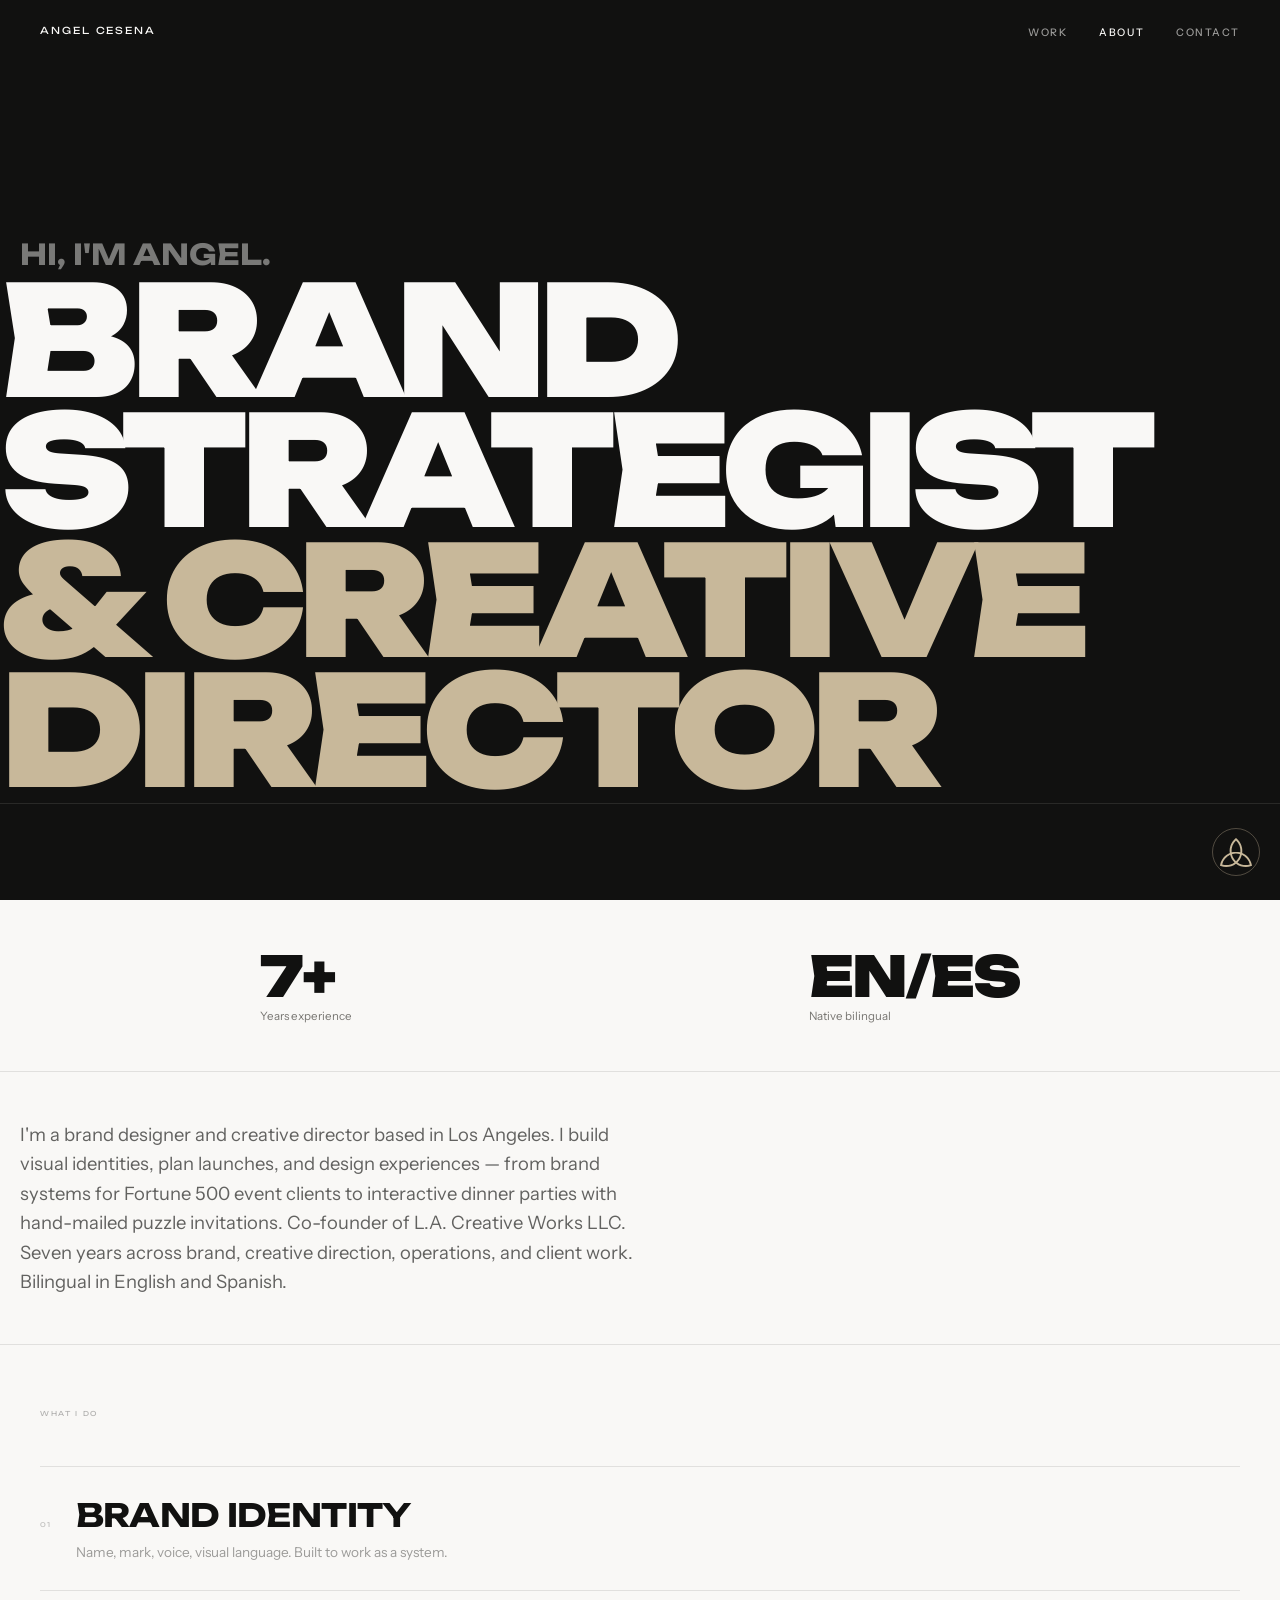
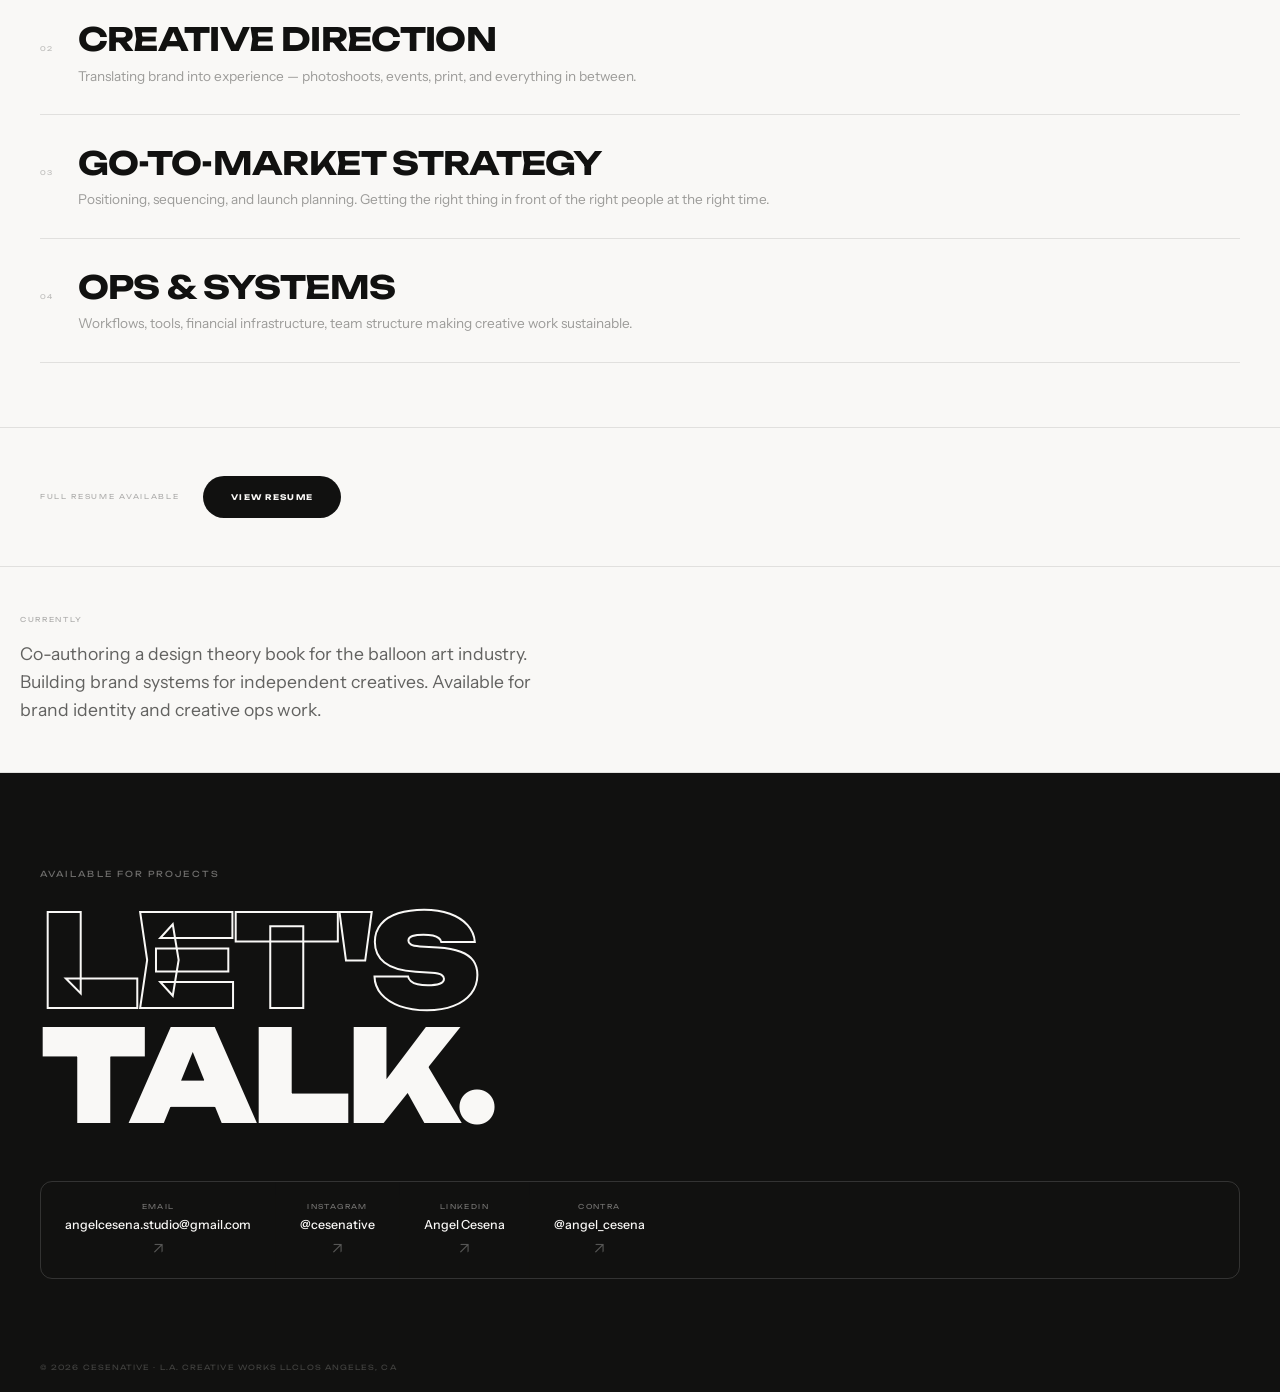
<file: about.html>
<!DOCTYPE html>
<html lang="en">
<head>
    <meta charset="UTF-8">
    <meta name="viewport" content="width=device-width, initial-scale=1.0">
    <title>About — Angel Cesena</title>
    <meta property="og:title" content="About — Angel Cesena">
    <meta property="og:description" content="Creative Operations Strategist & Brand Architect — Los Angeles">
    <meta property="og:image" content="https://angelcesena.netlify.app/preview.jpg">
    <meta property="og:url" content="https://angelcesena.netlify.app/about.html">
    <link rel="preconnect" href="https://fonts.googleapis.com">
    <link rel="preconnect" href="https://fonts.gstatic.com" crossorigin>
    <link href="https://fonts.googleapis.com/css2?family=Unbounded:wght@300;400;700;900&family=Instrument+Sans:ital,wght@0,400;0,500;1,400&display=swap" rel="stylesheet">
    <style>
        *, *::before, *::after { margin: 0; padding: 0; box-sizing: border-box; }

        :root {
            --black: #111110;
            --white: #F9F8F6;
            --gray: #787672;
            --rule: #252422;
            --accent: #C8B89A;
            --parchment: #E8D9B5;
            --parchment-dark: #C9B48A;
            --ink: #1a1208;
        }

        @media (prefers-reduced-motion: reduce) {
            *, *::before, *::after { animation-duration: 0.01ms !important; transition-duration: 0.01ms !important; }
        }

        html { scroll-behavior: smooth; }

        body {
            font-family: 'Instrument Sans', sans-serif;
            background: var(--black);
            color: var(--white);
            -webkit-font-smoothing: antialiased;
            overflow-x: hidden;
        }

        img { display: block; max-width: 100%; }

        /* ─── NAV ─── */
        .nav {
            position: fixed;
            top: 0; left: 0; right: 0;
            z-index: 200;
            display: flex;
            justify-content: space-between;
            align-items: center;
            padding: 1.25rem 2.5rem;
        }
        .nav-name {
            font-family: 'Unbounded', sans-serif;
            font-size: 0.6rem;
            font-weight: 400;
            letter-spacing: 0.2em;
            text-transform: uppercase;
            color: var(--white);
            text-decoration: none;
            transition: color 0.3s ease;
        }
        .nav-links { display: flex; gap: 2rem; list-style: none; }
        .nav-links a {
            font-size: 0.65rem;
            font-weight: 500;
            letter-spacing: 0.15em;
            text-transform: uppercase;
            color: var(--white);
            text-decoration: none;
            opacity: 0.6;
            transition: opacity 0.2s, color 0.3s ease;
        }
        .nav-links a.active { opacity: 1; }
        @media (hover:hover) { .nav-links a:hover { opacity: 1; } }

        .nav.nav-light .nav-name { color: var(--black); }
        .nav.nav-light .nav-links a { color: var(--black); }

        /* ═══════════════════════════════
           PROFESSIONAL VERSION
        ═══════════════════════════════ */
        #pro-version {
            transition: opacity 0.8s ease;
        }

        #pro-version.hiding {
            opacity: 0;
            pointer-events: none;
        }

        /* ─── HERO ─── */
        .hero {
            background: var(--black);
            height: 100svh;
            display: flex;
            flex-direction: column;
            justify-content: flex-end;
            gap: 0;
            padding: 0 1rem;
            overflow: hidden;
            position: relative;
        }

        .hero-greeting {
            font-family: 'Unbounded', sans-serif;
            font-size: clamp(1.2rem, 2.5vw, 1.8rem);
            font-weight: 700;
            color: rgba(249,248,246,0.45);
            margin-bottom: 0.2rem;
            padding-left: 0.15rem;
        }

        /* Edge-to-edge headline — font-size set by JS fitHeadline() */
        .hero-headline {
            font-family: 'Unbounded', sans-serif;
            font-weight: 900;
            text-transform: uppercase;
            color: var(--white);
            display: flex;
            flex-direction: column;
            justify-content: flex-end;
            gap: 0;
            overflow: hidden;
            padding-bottom: 0.5rem;
        }

        .hero-line {
            display: block;
            white-space: nowrap;
            line-height: 0.85;
            letter-spacing: -0.06em;
        }

        .hero-line.accent {
            color: #C8B89A;
        }

        .hero-bottom {
            border-top: 1px solid rgba(249,248,246,0.1);
            display: flex;
            justify-content: flex-end;
            align-items: center;
            padding: 1.25rem 0.75rem;
            background: var(--black);
        }

        .hero-actions { display: flex; gap: 0.75rem; align-items: center; flex-wrap: wrap; }

        .btn-outline {
            display: inline-flex;
            align-items: center;
            gap: 0.4rem;
            font-family: 'Unbounded', sans-serif;
            font-size: 0.45rem;
            font-weight: 700;
            letter-spacing: 0.15em;
            text-transform: uppercase;
            color: var(--black);
            text-decoration: none;
            border: 1.5px solid rgba(17,17,16,0.25);
            padding: 0.85rem 1.25rem;
            border-radius: 100px;
            transition: background 0.2s, color 0.2s, border-color 0.2s;
            white-space: nowrap;
            cursor: pointer;
            background: none;
        }
        @media (hover:hover) { .btn-outline:hover { background: var(--black); color: var(--white); border-color: var(--black); } }

        .btn-solid {
            display: inline-flex;
            align-items: center;
            gap: 0.4rem;
            font-family: 'Unbounded', sans-serif;
            font-size: 0.45rem;
            font-weight: 700;
            letter-spacing: 0.15em;
            text-transform: uppercase;
            color: var(--white);
            text-decoration: none;
            background: var(--black);
            padding: 0.85rem 1.25rem;
            border-radius: 100px;
            transition: opacity 0.2s;
            white-space: nowrap;
            border: none;
            cursor: pointer;
        }
        @media (hover:hover) { .btn-solid:hover { opacity: 0.7; } }

        @keyframes triquetra-pulse {
            0%, 100% { box-shadow: 0 0 6px 2px rgba(200,184,154,0.12); opacity: 0.6; }
            50% { box-shadow: 0 0 10px 3px rgba(200,184,154,0.2); opacity: 0.9; }
        }

        .btn-magic {
            display: inline-flex;
            align-items: center;
            justify-content: center;
            font-size: 1.5rem;
            color: var(--accent);
            background: none;
            border: 1.5px solid rgba(200,184,154,0.35);
            width: 3rem;
            height: 3rem;
            border-radius: 100px;
            cursor: pointer;
            animation: triquetra-pulse 6s ease-in-out infinite;
            transition: opacity 0.2s;
        }
        @media (hover:hover) { .btn-magic:hover { background: rgba(200,184,154,0.08); } }

        /* ─── LIGHT SECTION (was dark) ─── */
        .dark {
            background: var(--white);
            border-radius: 0;
        }

        .stats {
            display: flex;
            justify-content: space-around;
            padding: 3rem 1.25rem;
            border-bottom: 1px solid rgba(17,17,16,0.1);
            gap: 1rem;
        }

        .stat { display: flex; flex-direction: column; gap: 0.3rem; }

        .stat-val {
            font-family: 'Unbounded', sans-serif;
            font-size: clamp(2rem, 5vw, 3.5rem);
            font-weight: 900;
            color: var(--black);
            letter-spacing: -0.04em;
            line-height: 1;
        }

        .stat-label { font-size: 0.72rem; color: var(--gray); }

        .bio {
            padding: 3rem 1.25rem;
            border-bottom: 1px solid rgba(17,17,16,0.1);
        }

        .bio-text {
            font-family: 'Instrument Sans', sans-serif;
            font-size: clamp(0.95rem, 2.5vw, 1.15rem);
            font-weight: 400;
            color: rgba(17,17,16,0.65);
            line-height: 1.6;
            max-width: 640px;
        }

        .what { padding: 4rem 1.25rem; border-bottom: 1px solid rgba(17,17,16,0.1); }

        .what-eyebrow {
            font-family: 'Unbounded', sans-serif;
            font-size: 0.42rem;
            letter-spacing: 0.25em;
            text-transform: uppercase;
            color: rgba(17,17,16,0.3);
            margin-bottom: 3rem;
        }

        .what-item {
            display: flex;
            align-items: baseline;
            gap: 1.5rem;
            padding: 1.75rem 0;
            border-top: 1px solid rgba(17,17,16,0.1);
            opacity: 0;
            transform: translateY(12px);
            transition: opacity 0.5s ease, transform 0.5s ease;
        }
        .what-item:last-child { border-bottom: 1px solid rgba(17,17,16,0.1); }
        .what-item.visible { opacity: 1; transform: translateY(0); }

        .what-num {
            font-family: 'Unbounded', sans-serif;
            font-size: 0.4rem;
            letter-spacing: 0.2em;
            color: rgba(17,17,16,0.25);
            text-transform: uppercase;
            flex-shrink: 0;
        }

        .what-title {
            font-family: 'Unbounded', sans-serif;
            font-size: clamp(1.1rem, 4vw, 2rem);
            font-weight: 700;
            text-transform: uppercase;
            letter-spacing: -0.02em;
            color: var(--black);
        }

        .what-text {
            display: flex;
            flex-direction: column;
            gap: 0.4rem;
        }

        .what-desc {
            font-family: 'Instrument Sans', sans-serif;
            font-size: 0.85rem;
            color: rgba(17,17,16,0.4);
            line-height: 1.5;
        }

        .currently {
            padding: 3rem 1.25rem;
            border-bottom: 1px solid rgba(17,17,16,0.1);
            display: flex;
            flex-direction: column;
            gap: 1rem;
        }

        .currently-eyebrow {
            font-family: 'Unbounded', sans-serif;
            font-size: 0.42rem;
            letter-spacing: 0.25em;
            text-transform: uppercase;
            color: rgba(17,17,16,0.3);
        }

        .currently-text {
            font-family: 'Instrument Sans', sans-serif;
            font-size: clamp(0.95rem, 2.5vw, 1.1rem);
            color: rgba(17,17,16,0.65);
            line-height: 1.6;
            max-width: 560px;
        }

        .resume-section {
            padding: 3rem 1.25rem;
            border-bottom: 1px solid rgba(17,17,16,0.1);
            display: flex;
            justify-content: flex-start;
            align-items: center;
            gap: 1.5rem;
        }

        .resume-label {
            font-family: 'Unbounded', sans-serif;
            font-size: 0.42rem;
            letter-spacing: 0.25em;
            text-transform: uppercase;
            color: rgba(17,17,16,0.3);
        }

        .resume-btn {
            font-family: 'Unbounded', sans-serif;
            font-size: 0.48rem;
            font-weight: 700;
            letter-spacing: 0.15em;
            text-transform: uppercase;
            color: var(--white);
            background: var(--black);
            text-decoration: none;
            padding: 1rem 1.75rem;
            border-radius: 100px;
            flex-shrink: 0;
            transition: opacity 0.2s;
        }
        @media (hover:hover) { .resume-btn:hover { opacity: 0.8; } }

        /* ─── CONTACT ─── */
        .contact {
            background: var(--black);
            padding: 6rem 1.25rem 4rem;
        }

        .contact-eyebrow {
            display: block;
            font-family: 'Unbounded', sans-serif;
            font-size: 0.52rem;
            letter-spacing: 0.25em;
            text-transform: uppercase;
            color: rgba(249,248,246,0.4);
            margin-bottom: 1.5rem;
        }

        .contact-big {
            font-family: 'Unbounded', sans-serif;
            font-size: clamp(3rem, 14vw, 8rem);
            font-weight: 900;
            text-transform: uppercase;
            letter-spacing: -0.04em;
            line-height: 0.9;
            color: var(--white);
            margin-bottom: 3rem;
        }

        @media (hover:hover) {
            .contact-big { color: transparent; -webkit-text-stroke: 2px var(--white); transition: color 0.3s; }
            .contact-big:hover { color: var(--white); }
        }
        .contact-big .pop { color: var(--white); -webkit-text-stroke: 0; }

        .contact-cards {
            display: flex;
            flex-direction: column;
            border: 1px solid rgba(249,248,246,0.15);
            border-radius: 12px;
            overflow: hidden;
        }

        .contact-card {
            display: flex;
            flex-direction: row;
            justify-content: flex-start;
            align-items: center;
            gap: 0.35rem;
            padding: 1.25rem 1.5rem;
            border-bottom: 1px solid rgba(249,248,246,0.15);
            text-decoration: none;
            transition: background 0.2s;
        }
        .contact-card:last-child { border-bottom: none; }
        @media (hover:hover) { .contact-card:hover { background: rgba(249,248,246,0.04); } }
        .contact-card-label { font-family: 'Unbounded', sans-serif; font-size: 0.42rem; letter-spacing: 0.2em; text-transform: uppercase; color: rgba(249,248,246,0.4); }
        .contact-card-value { font-size: 0.78rem; color: var(--white); font-weight: 500; }
        .contact-card-arrow { font-size: 1rem; color: rgba(249,248,246,0.3); }

        /* ─── FOOTER ─── */
        footer {
            background: var(--black);
            padding: 1.25rem;
            display: flex;
            flex-direction: column;
            gap: 0.5rem;
            align-items: center;
            text-align: center;
            font-family: 'Unbounded', sans-serif;
            font-size: 0.45rem;
            letter-spacing: 0.15em;
            text-transform: uppercase;
            color: rgba(249,248,246,0.2);
        }

        /* ═══════════════════════════════
           BOOK OF SHADOWS VERSION
        ═══════════════════════════════ */
        #bos-version {
            display: none;
            position: fixed;
            inset: 0;
            z-index: 500;
            background: #0d0a05;
            overflow: hidden;
            opacity: 0;
            transition: opacity 0.8s ease;
        }

        #bos-version.visible {
            opacity: 1;
        }

        .bos-inner {
            width: 100%;
            height: 100%;
            display: flex;
            align-items: center;
            justify-content: center;
        }

        /* Full-screen image display */
        .bos-image {
            width: 100%;
            height: 100%;
            object-fit: contain;
            object-position: center;
            display: block;
        }

        .bos-close {
            position: fixed;
            top: 1.25rem;
            right: 1.25rem;
            z-index: 10;
            background: rgba(17,17,16,0.7);
            border: none;
            color: rgba(249,248,246,0.8);
            font-size: 1.5rem;
            width: 42px;
            height: 42px;
            border-radius: 50%;
            cursor: pointer;
            display: flex;
            align-items: center;
            justify-content: center;
            line-height: 1;
            transition: background 0.2s;
        }
        @media (hover:hover) { .bos-close:hover { background: rgba(17,17,16,0.95); } }

        /* Transition flash */
        .bos-flash {
            position: fixed;
            inset: 0;
            z-index: 400;
            background: #E8D9B5;
            pointer-events: none;
            opacity: 0;
        }

        @media (min-width: 600px) {
            .hero { padding: 0; }
            .hero-greeting { padding-left: 1.25rem; }
            .hero-bottom { padding: 1.5rem 1.25rem; }
            .stats { padding: 3rem 2.5rem; }
            .what { padding: 4rem 2.5rem; }
            .resume-section { padding: 3rem 2.5rem; }
            .contact { padding: 6rem 2.5rem 4rem; }
            footer { flex-direction: row; justify-content: flex-start;
            gap: 0; padding: 1.25rem 2.5rem; }
            .contact-cards { flex-direction: row; }
            .contact-card { flex-direction: column; border-bottom: none; border-right: 1px solid rgba(17,17,16,0.15); }
            .contact-card:last-child { border-right: none; }
        }
    </style>
</head>
<body>

<nav class="nav">
    <a href="index.html" class="nav-name">Angel Cesena</a>
    <ul class="nav-links">
        <li><a href="index.html#work">Work</a></li>
        <li><a href="about.html" class="active">About</a></li>
        <li><a href="index.html#contact">Contact</a></li>
    </ul>
</nav>

<!-- PROFESSIONAL VERSION -->
<div id="pro-version">

    <section class="hero">
        <h1 class="hero-headline">
            <span class="hero-greeting">Hi, I'm Angel.</span>
            <span class="hero-line">Brand</span>
            <span class="hero-line">Strategist</span>
            <span class="hero-line accent">& Creative</span>
            <span class="hero-line accent">Director</span>
        </h1>
        <div class="hero-bottom">
            <button class="btn-magic" id="magic-btn" onclick="triggerMagic()" aria-label="Another side">
                <svg width="32" height="29" viewBox="0 0 360 325.639" fill="none" xmlns="http://www.w3.org/2000/svg">
                    <path d="m69.954 325.64h-0.003c-21.064-0.002-41.773-3.641-61.549-10.817l-8.402-3.05 1.56-8.803c10.75-60.646 51.99-111.82 108.54-135.48-7.784-60.802 15.912-122.1 63.057-161.74l6.84-5.75 6.844 5.752c47.144 39.633 70.843 100.94 63.056 161.74 56.551 23.661 97.793 74.831 108.54 135.48l1.562 8.801-8.402 3.051c-19.778 7.179-40.486 10.817-61.552 10.817-39.83 0-78.572-13.107-110.05-37.078-31.48 23.97-70.22 37.08-110.05 37.08zm-45.597-27.93c14.78 4.426 30.077 6.662 45.594 6.664 33.656 0 66.429-10.598 93.535-30.049-11.896-11.58-22.138-24.758-30.541-39.312-8.403-14.553-14.695-30.016-18.776-46.107-45.014 20.36-78.384 60.7-89.813 108.81zm172.15-23.39c27.104 19.451 59.874 30.047 93.532 30.047 15.517 0 30.813-2.236 45.595-6.662-11.43-48.105-44.802-88.45-89.814-108.8-4.079 16.092-10.371 31.553-18.773 46.105-8.41 14.55-18.65 27.72-30.55 39.3zm-62.28-92.9c3.574 15.012 9.319 29.426 17.133 42.962 7.813 13.533 17.423 25.717 28.638 36.318 11.211-10.602 20.821-22.785 28.638-36.318 7.813-13.534 13.561-27.95 17.133-42.96-14.786-4.411-30.145-6.641-45.771-6.641-15.63 0-30.99 2.23-45.77 6.64zm45.77-27.9c16.806 0 33.34 2.28 49.317 6.792 4.88-49.16-13.374-98.229-49.319-132.18-35.946 33.951-54.197 83.021-49.315 132.18 15.98-4.51 32.51-6.79 49.32-6.79z" fill="#C8B89A"/>
                </svg>
            </button>
        </div>
    </section>

    <div class="dark">
        <div class="stats">
            <div class="stat">
                <span class="stat-val">7+</span>
                <span class="stat-label">Years experience</span>
            </div>
            <div class="stat">
                <span class="stat-val">EN/ES</span>
                <span class="stat-label">Native bilingual</span>
            </div>
        </div>

        <div class="bio">
            <p class="bio-text">I'm a brand designer and creative director based in Los Angeles. I build visual identities, plan launches, and design experiences — from brand systems for Fortune 500 event clients to interactive dinner parties with hand-mailed puzzle invitations. Co-founder of L.A. Creative Works LLC. Seven years across brand, creative direction, operations, and client work. Bilingual in English and Spanish.</p>
        </div>

        <div class="what">
            <div class="what-eyebrow">What I do</div>
            <div class="what-item">
                <span class="what-num">01</span>
                <div class="what-text">
                    <span class="what-title">Brand Identity</span>
                    <span class="what-desc">Name, mark, voice, visual language. Built to work as a system.</span>
                </div>
            </div>
            <div class="what-item">
                <span class="what-num">02</span>
                <div class="what-text">
                    <span class="what-title">Creative Direction</span>
                    <span class="what-desc">Translating brand into experience — photoshoots, events, print, and everything in between.</span>
                </div>
            </div>
            <div class="what-item">
                <span class="what-num">03</span>
                <div class="what-text">
                    <span class="what-title">Go-to-Market Strategy</span>
                    <span class="what-desc">Positioning, sequencing, and launch planning. Getting the right thing in front of the right people at the right time.</span>
                </div>
            </div>
            <div class="what-item">
                <span class="what-num">04</span>
                <div class="what-text">
                    <span class="what-title">Ops & Systems</span>
                    <span class="what-desc">Workflows, tools, financial infrastructure, team structure making creative work sustainable.</span>
                </div>
            </div>
        </div>

        <div class="resume-section">
            <span class="resume-label">Full resume available</span>
            <a href="Angel_Cesena_Resume_02_2026_pdf.pdf" target="_blank" class="resume-btn">View Resume</a>
        </div>

        <div class="currently">
            <span class="currently-eyebrow">Currently</span>
            <p class="currently-text">Co-authoring a design theory book for the balloon art industry. Building brand systems for independent creatives. Available for brand identity and creative ops work.</p>
        </div>
    </div>

    <section class="contact">
        <span class="contact-eyebrow">Available for projects</span>
        <h2 class="contact-big">Let's<br><span class="pop">talk.</span></h2>
        <div class="contact-cards">
            <a href="mailto:angelcesena.studio@gmail.com" class="contact-card">
                <span class="contact-card-label">Email</span>
                <span class="contact-card-value">angelcesena.studio@gmail.com</span>
                <span class="contact-card-arrow">&#8599;</span>
            </a>
            <a href="https://instagram.com/cesenative" target="_blank" rel="noopener noreferrer" class="contact-card">
                <span class="contact-card-label">Instagram</span>
                <span class="contact-card-value">@cesenative</span>
                <span class="contact-card-arrow">&#8599;</span>
            </a>
            <a href="https://linkedin.com/in/angelcesena" target="_blank" rel="noopener noreferrer" class="contact-card">
                <span class="contact-card-label">LinkedIn</span>
                <span class="contact-card-value">Angel Cesena</span>
                <span class="contact-card-arrow">&#8599;</span>
            </a>
            <a href="https://contra.com/angel_cesena_3ro4bph7" target="_blank" rel="noopener noreferrer" class="contact-card">
                <span class="contact-card-label">Contra</span>
                <span class="contact-card-value">@angel_cesena</span>
                <span class="contact-card-arrow">&#8599;</span>
            </a>
        </div>
    </section>

    <footer>
        <p>© 2026 Cesenative · L.A. Creative Works LLC</p>
        <p>Los Angeles, CA</p>
    </footer>

</div>

<!-- BOOK OF SHADOWS VERSION -->
<div id="bos-version">
    <button class="bos-close" onclick="closeBos()">&#215;</button>
    <div class="bos-inner">
        <img class="bos-image" src="Angel-bos-card.jpg" alt="Angel Cesena — The Cesenative">
    </div>
</div>

<script>
    // Measure text width using an off-screen probe — no container/overflow constraints
    function measureText(text, fontSize, letterSpacing) {
        const probe = document.createElement('span');
        probe.style.cssText = 'position:fixed;top:-9999px;left:-9999px;visibility:hidden;white-space:nowrap;' +
            'font-family:\'Unbounded\',sans-serif;font-weight:900;text-transform:uppercase;' +
            'font-size:' + fontSize + 'px;letter-spacing:' + letterSpacing + ';';
        probe.textContent = text;
        document.body.appendChild(probe);
        const w = probe.getBoundingClientRect().width;
        document.body.removeChild(probe);
        return w;
    }

    function fitHeadline() {
        const hl = document.querySelector('.hero-headline');
        const hero = document.querySelector('.hero');
        if (!hl || !hero) return;

        const lines = hl.querySelectorAll('.hero-line');
        const style = window.getComputedStyle(hero);
        const padding = parseFloat(style.paddingLeft) + parseFloat(style.paddingRight);
        const targetW = window.innerWidth - padding;
        const containerH = hero.clientHeight * 0.85;
        const maxLineHeight = containerH / (lines.length + 1);
        const ls = '-0.06em';

        lines.forEach(line => {
            line.style.letterSpacing = ls;
            const measuredW = measureText(line.textContent, 100, ls);
            let newSize = (targetW / measuredW) * 100;
            if (newSize > maxLineHeight) newSize = maxLineHeight;
            line.style.fontSize = Math.floor(newSize) + 'px';
        });
    }

    document.fonts.ready.then(fitHeadline);
    window.addEventListener('resize', fitHeadline);

    // Nav color switch on scroll
    const nav = document.querySelector('.nav');
    const hero = document.querySelector('.hero');
    function updateNav() {
        const heroBottom = hero.getBoundingClientRect().bottom;
        if (heroBottom <= 60) {
            nav.classList.add('nav-light');
        } else {
            nav.classList.remove('nav-light');
        }
    }
    window.addEventListener('scroll', updateNav, { passive: true });
    updateNav();

    // Scroll-in animations
    const io = new IntersectionObserver(entries => {
        entries.forEach(e => { if (e.isIntersecting) e.target.classList.add('visible'); });
    }, { threshold: 0.08 });
    document.querySelectorAll('.what-item').forEach(el => io.observe(el));

    // Magic particles
    function triggerMagic() {
        const pro = document.getElementById('pro-version');
        const bos = document.getElementById('bos-version');

        // Brief warm flash
        const flash = document.createElement('div');
        flash.className = 'bos-flash';
        document.body.appendChild(flash);
        flash.style.transition = 'opacity 0.2s ease';
        requestAnimationFrame(() => {
            flash.style.opacity = '0.35';
            setTimeout(() => {
                flash.style.transition = 'opacity 0.5s ease';
                flash.style.opacity = '0';
                setTimeout(() => flash.remove(), 600);
            }, 200);
        });

        // Fade + blur out pro version
        pro.style.transition = 'opacity 0.35s ease, filter 0.35s ease';
        pro.style.filter = 'blur(6px)';
        pro.style.opacity = '0';
        pro.style.pointerEvents = 'none';

        // Fade in BOS
        setTimeout(() => {
            pro.style.display = 'none';
            bos.style.display = 'block';
            requestAnimationFrame(() => requestAnimationFrame(() => {
                bos.classList.add('visible');
            }));
        }, 380);
    }

    function closeBos() {
        const bos = document.getElementById('bos-version');
        const pro = document.getElementById('pro-version');

        bos.classList.remove('visible');
        setTimeout(() => {
            bos.style.display = 'none';
            pro.style.display = '';
            pro.style.filter = '';
            pro.style.opacity = '';
            pro.style.transition = '';
            pro.style.pointerEvents = '';
        }, 800);
    }
</script>

</body>
</html>
</file>
